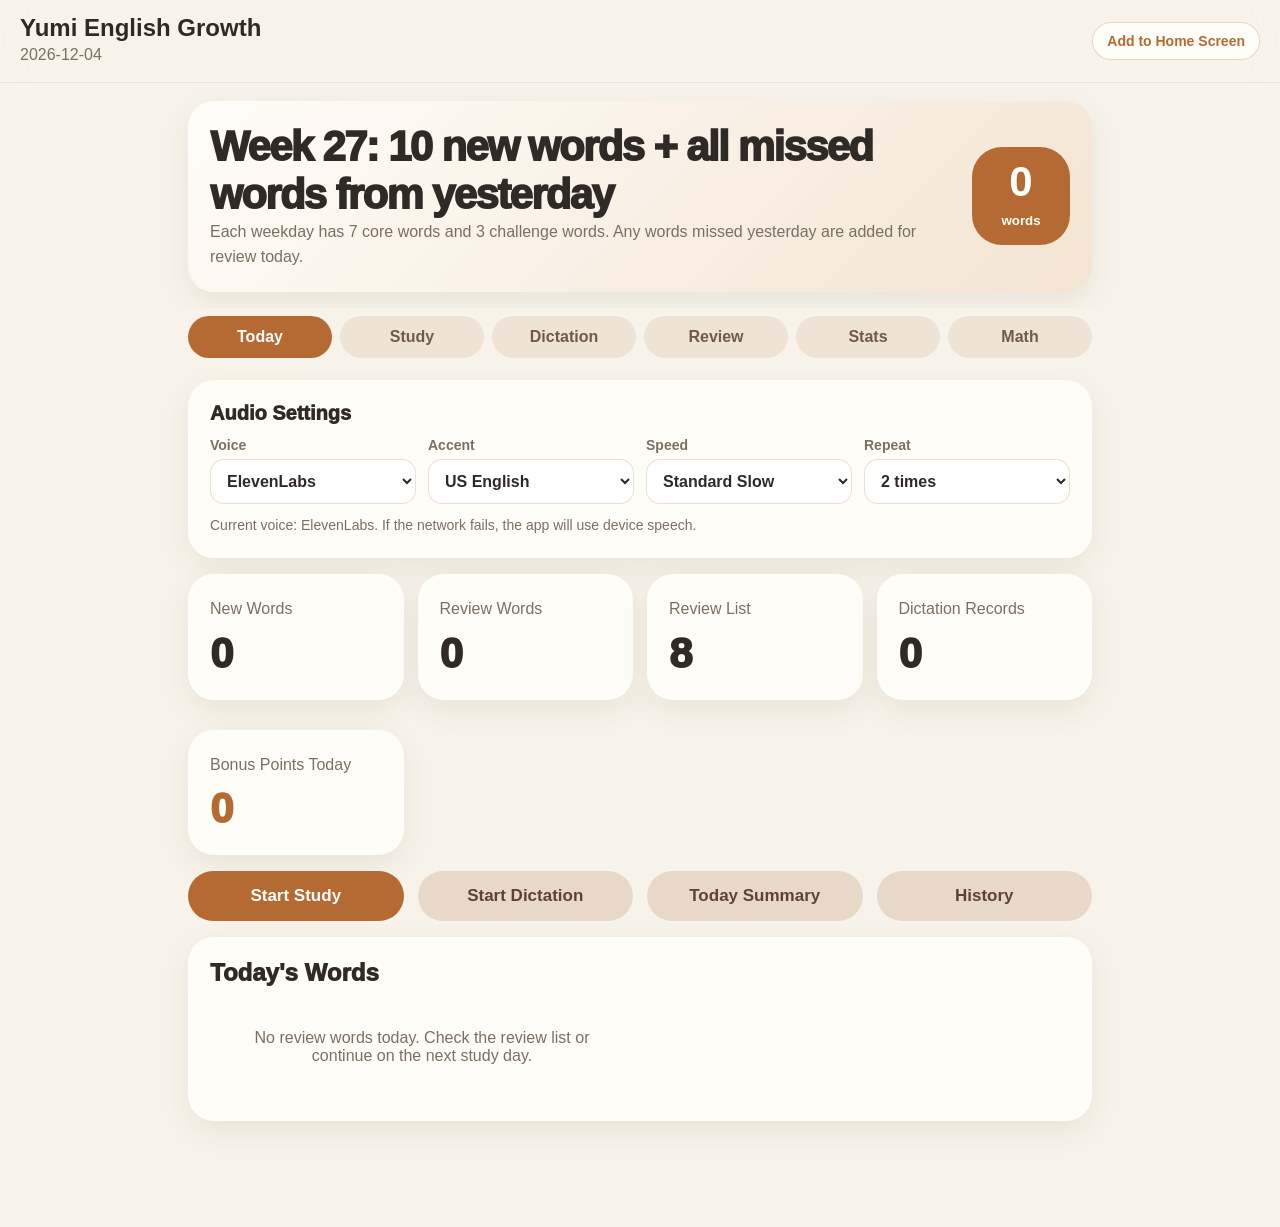
<file: index.html>
<!doctype html>
<html lang="en">
<head>
  <meta charset="utf-8">
  <meta name="viewport" content="width=device-width,initial-scale=1,viewport-fit=cover">
  <meta name="theme-color" content="#B56A33">
  <meta name="apple-mobile-web-app-capable" content="yes">
  <meta name="apple-mobile-web-app-status-bar-style" content="default">
  <meta name="apple-mobile-web-app-title" content="Yumi English">
  <link rel="manifest" href="./manifest.json">
  <link rel="apple-touch-icon" href="./assets/icon-192.png">
  <link rel="stylesheet" href="./style.css">
  <title>Yumi English Growth</title>
</head>
<body>
  <div id="app">
    <header class="topbar"><div><div class="app-title">Yumi English Growth</div><div id="todayLine" class="muted"></div></div><button class="small-btn" id="installHelpBtn">Add to Home Screen</button></header>
    <main class="container">
      <section class="hero card"><div><div id="planTitle" class="title">Today's Plan</div><div id="planDesc" class="subtitle"></div></div><div class="hero-badge"><span id="taskCount">0</span><small>words</small></div></section>
      <nav class="tabs"><button class="tab active" data-view="home">Today</button><button class="tab" data-view="study">Study</button><button class="tab" data-view="dictation">Dictation</button><button class="tab" data-view="wrongbook">Review</button><button class="tab" data-view="stats">Stats</button><button class="tab" data-view="math">Math</button></nav>
      <section class="voice-panel card"><div class="voice-title">Audio Settings</div><div class="voice-controls"><label>Voice<select id="ttsProvider"><option value="elevenlabs" selected>ElevenLabs</option><option value="browser">Device Voice</option></select></label><label>Accent<select id="voiceAccent"><option value="en-US">US English</option><option value="en-GB">UK English</option></select></label><label>Speed<select id="voiceRate"><option value="0.72">Slow</option><option value="0.82" selected>Standard Slow</option><option value="0.92">Standard</option></select></label><label>Repeat<select id="voiceRepeat"><option value="1">1 time</option><option value="2" selected>2 times</option><option value="3">3 times</option></select></label></div><div id="voiceName" class="muted voice-name">Choosing the best available English voice...</div></section>
      <section id="view-home" class="view active"><div class="grid"><div class="card stat-card"><div class="muted">New Words</div><div id="newCount" class="stat-num">0</div></div><div class="card stat-card"><div class="muted">Review Words</div><div id="reviewCount" class="stat-num">0</div></div><div class="card stat-card"><div class="muted">Review List</div><div id="wrongCountHome" class="stat-num">0</div></div><div class="card stat-card"><div class="muted">Dictation Records</div><div id="logCountHome" class="stat-num">0</div></div><div class="card stat-card reward-stat"><div class="muted">Bonus Points Today</div><div id="rewardTodayHome" class="stat-num">0</div></div></div><div class="button-row"><button class="primary" data-jump="study">Start Study</button><button class="secondary" data-jump="dictation">Start Dictation</button><button class="secondary" id="showHomeSummaryBtn">Today Summary</button><button class="secondary" id="showHistoryBtn">History</button></div><div class="card"><div class="section-title">Today's Words</div><div id="todayWords" class="word-list"></div></div></section>
      <section id="view-study" class="view"><div class="card"><div class="section-title">Word Card</div><p class="muted">Read the word and examples, then listen and practice writing it.</p></div><div id="studyCards"></div><button id="finishStudyBtn" class="primary full">Finish Today's Study</button></section>
      <section id="view-dictation" class="view"><div id="dictationBox" class="card"></div></section>
      <section id="view-wrongbook" class="view"><div class="card"><div class="section-title">Review List</div><p class="muted">Missed words are saved here automatically. Remove them when mastered.</p></div><div id="wrongbookList"></div></section>
      <section id="view-math" class="view"><div class="card"><div class="section-title">Math Notes</div><p class="muted">There are 8 questions every day, including weekends. Math stays separate from English review.</p></div><div class="card"><div class="section-title">Today's 8 Math Questions</div><p class="muted">3 one-digit multiplication questions and 5 three-digit addition/subtraction questions. Use the large workspace for column work.</p></div><div id="mathBox" class="card"></div></section>
      <section id="view-stats" class="view"><div class="grid"><div class="card stat-card"><div class="muted">Study Days</div><div id="learnedDays" class="stat-num">0</div></div><div class="card stat-card"><div class="muted">Words Learned</div><div id="learnedWords" class="stat-num">0</div></div><div class="card stat-card"><div class="muted">Review Words</div><div id="wrongCountStats" class="stat-num">0</div></div><div class="card stat-card"><div class="muted">Dictation Sessions</div><div id="dictationTimes" class="stat-num">0</div></div></div><div class="card"><div class="section-title">Recent Dictation</div><div id="recentLogs"></div></div><button id="resetBtn" class="danger full">Clear Local Learning Data</button></section>
    </main>
    <div id="toast" class="toast hidden"></div>
    <dialog id="installDialog"><div class="dialog-title">Add to iPad Home Screen</div><p>Open this page in Safari, tap Share, then choose Add to Home Screen.</p><button class="primary full" id="closeInstallDialog">Got it</button></dialog>
    <dialog id="daySummaryDialog"><div class="dialog-title">Today Summary</div><div id="daySummaryContent" class="summary-content"></div><button class="primary full" id="closeDaySummaryDialog">Close</button></dialog>
    <dialog id="historyDialog"><div class="dialog-title">History</div><div id="historyContent" class="summary-content"></div><button class="primary full" id="closeHistoryDialog">Close</button></dialog>
  </div>
  <script src="./words.js"></script><script src="./course.js"></script><script src="./app.js"></script>
</body>
</html>
</file>
<file: style.css>
:root{--bg:#F7F3EA;--card:#FFFDF8;--ink:#2F2A25;--muted:#7B6F62;--primary:#B56A33;--soft:#E8D8C8;--challenge:#5B43A0;--challenge-bg:#EEE7FF;--good:#26824A;--bad:#C3442D;--shadow:0 10px 30px rgba(80,60,30,.08)}*{box-sizing:border-box}html,body{margin:0;min-height:100%;background:var(--bg);color:var(--ink);font-family:-apple-system,BlinkMacSystemFont,"Helvetica Neue",Arial,"PingFang SC",sans-serif}button,input{font:inherit}.topbar{position:sticky;top:0;z-index:20;padding:calc(14px + env(safe-area-inset-top)) 20px 14px;background:rgba(247,243,234,.92);backdrop-filter:blur(14px);display:flex;align-items:center;justify-content:space-between;border-bottom:1px solid rgba(181,106,51,.12)}.app-title{font-size:24px;font-weight:900}.container{max-width:940px;margin:0 auto;padding:18px 18px 90px}.card{background:var(--card);border-radius:26px;padding:22px;margin-bottom:16px;box-shadow:var(--shadow)}.hero{display:flex;align-items:center;justify-content:space-between;gap:16px;background:linear-gradient(135deg,#FFFDF8 0%,#F3E4D2 100%)}.title{font-size:clamp(26px,4vw,42px);font-weight:950;letter-spacing:-.04em}.subtitle,.muted{color:var(--muted);line-height:1.6}.hero-badge{min-width:98px;min-height:98px;border-radius:30px;background:var(--primary);color:#fff;display:grid;place-items:center;font-weight:900}.hero-badge span{font-size:42px;line-height:1}.hero-badge small{margin-top:-22px}.tabs{display:grid;grid-template-columns:repeat(5,1fr);gap:8px;margin:14px 0 18px;position:sticky;top:calc(68px + env(safe-area-inset-top));z-index:15;background:rgba(247,243,234,.88);padding:8px 0;backdrop-filter:blur(14px)}.tab{border:0;border-radius:999px;background:#EFE3D5;color:#6E5B4B;padding:12px 8px;font-weight:800}.tab.active{background:var(--primary);color:#fff}.view{display:none}.view.active{display:block}.grid{display:grid;grid-template-columns:repeat(4,1fr);gap:14px}.stat-card{min-height:118px}.stat-num{font-size:42px;font-weight:950;margin-top:8px}.button-row{display:grid;grid-template-columns:1fr 1fr;gap:14px;margin-bottom:16px}button{border:0;cursor:pointer}.primary,.secondary,.danger,.small-btn{border-radius:999px;padding:15px 20px;font-weight:900;font-size:17px}.primary{background:var(--primary);color:#fff}.secondary{background:var(--soft);color:#5C4430}.danger{background:#F5D9D3;color:#9B2E20}.small-btn{background:var(--card);color:var(--primary);border:1px solid rgba(181,106,51,.28);padding:10px 14px;font-size:14px}.full{width:100%;margin:10px 0 18px}.section-title{font-size:24px;font-weight:950;margin-bottom:8px}.word-list{display:grid;grid-template-columns:repeat(2,1fr);gap:12px}.word-item{border:1px solid rgba(181,106,51,.12);border-radius:20px;padding:16px;background:#fff}.word{font-size:38px;font-weight:950;line-height:1.05;letter-spacing:-.03em;margin:8px 0}.cn{font-size:18px;font-weight:850;margin:8px 0}.example{color:#5B5147;line-height:1.7;font-size:17px}.badge{display:inline-flex;border-radius:999px;padding:6px 12px;font-size:13px;font-weight:900;background:#F0E2D2;color:#8B4A20}.badge.challenge{background:var(--challenge-bg);color:var(--challenge)}.badge.review{background:#E1F3E8;color:var(--good)}.badge.week{background:#EAF1FF;color:#315CA8}.card-actions{display:flex;gap:10px;flex-wrap:wrap;margin-top:14px}.mini-action{background:#F5EADC;color:#6E4B30;border-radius:999px;padding:10px 14px;font-weight:850}.input{width:100%;border:2px solid var(--soft);border-radius:20px;padding:18px;font-size:26px;outline:none;margin:14px 0;background:#fff}.input:focus{border-color:var(--primary)}.ok{color:var(--good);font-weight:950;font-size:22px}.bad{color:var(--bad);font-weight:950;font-size:22px}.toast{position:fixed;left:50%;bottom:calc(28px + env(safe-area-inset-bottom));transform:translateX(-50%);z-index:50;background:rgba(47,42,37,.92);color:#fff;padding:12px 18px;border-radius:999px;font-weight:800}.hidden{display:none}dialog{border:0;border-radius:24px;padding:24px;width:min(520px,calc(100% - 36px));background:var(--card);box-shadow:0 20px 80px rgba(0,0,0,.25)}dialog::backdrop{background:rgba(0,0,0,.28)}.dialog-title{font-size:24px;font-weight:950}.empty{text-align:center;padding:34px 20px;color:var(--muted)}@media(max-width:700px){.grid{grid-template-columns:repeat(2,1fr)}.word-list{grid-template-columns:1fr}.tabs{gap:6px}.tab{font-size:14px;padding:10px 4px}.app-title{font-size:20px}.hero-badge{min-width:82px;min-height:82px}}


.examples {
  margin-top: 14px;
  color: #5B5147;
  line-height: 1.75;
  font-size: 17px;
}

.example-title {
  font-weight: 900;
  color: #2F2A25;
  margin-bottom: 4px;
}

.examples ol {
  margin: 6px 0 0 22px;
  padding: 0;
}

.examples li {
  margin: 4px 0;
}

.dictation-audio-only {
  margin: 24px 0 18px;
  padding: 30px 18px;
  border-radius: 24px;
  background: #F5EADC;
  text-align: center;
}

.dictation-icon {
  font-size: 58px;
  margin-bottom: 8px;
}


.voice-panel {
  margin-top: -4px;
}

.voice-title {
  font-size: 20px;
  font-weight: 950;
  margin-bottom: 12px;
}

.voice-controls {
  display: grid;
  grid-template-columns: repeat(4, 1fr);
  gap: 12px;
}

.voice-controls label {
  display: grid;
  gap: 6px;
  color: var(--muted);
  font-size: 14px;
  font-weight: 800;
}

.voice-controls select {
  width: 100%;
  border: 1px solid rgba(181, 106, 51, 0.22);
  background: white;
  border-radius: 14px;
  padding: 12px;
  color: var(--ink);
  font-size: 16px;
  font-weight: 800;
}

.voice-name {
  margin-top: 10px;
  font-size: 14px;
}

@media (max-width: 700px) {
  .voice-controls {
    grid-template-columns: 1fr;
  }
}


.example-speak {
  border: 0;
  background: #F5EADC;
  color: #6E4B30;
  border-radius: 999px;
  padding: 4px 8px;
  margin-left: 6px;
  font-size: 13px;
  font-weight: 850;
}

.dictation-nav {
  display: grid;
  grid-template-columns: 1fr 1fr;
  gap: 12px;
  margin-top: 14px;
}

.dictation-nav button[disabled] {
  opacity: .45;
  cursor: not-allowed;
}


.handwriting-card {
  background: #FFF7EC;
  border: 1px solid rgba(181, 106, 51, 0.18);
  border-radius: 22px;
  padding: 14px;
  margin: 14px 0;
}

.handwriting-head {
  display: flex;
  align-items: center;
  justify-content: space-between;
  gap: 12px;
  margin-bottom: 10px;
}

.handwriting-title {
  font-size: 18px;
  font-weight: 950;
}

.handwriting-canvas {
  width: 100%;
  height: 210px;
  display: block;
  border-radius: 18px;
  border: 2px dashed rgba(181, 106, 51, 0.28);
  background: #fffdf8;
  touch-action: none;
}

@media (max-width: 700px) {
  .handwriting-canvas {
    height: 180px;
  }
}


.dictation-mode-note {
  display: inline-block;
  margin-bottom: 8px;
  padding: 6px 12px;
  border-radius: 999px;
  background: #EAF1FF;
  color: #315CA8;
  font-size: 13px;
  font-weight: 850;
}


/* AI reader integration */
.tabs{grid-template-columns:repeat(7,1fr)}
.reader-shell{height:calc(100vh - 150px);min-height:720px;margin:0 -12px 18px;border-radius:18px;overflow:hidden;box-shadow:var(--shadow);background:#fff}
.reader-shell iframe{width:100%;height:100%;border:0}
@media(max-width:700px){.tabs{grid-template-columns:repeat(4,1fr)}.reader-shell{height:calc(100vh - 126px);min-height:760px;margin-left:-18px;margin-right:-18px;border-radius:0}}

/* v10 reward and math */
.tabs {
  grid-template-columns: repeat(6, 1fr);
}

.reward-burst {
  position: fixed;
  inset: 0;
  pointer-events: none;
  z-index: 9999;
  display: grid;
  place-items: center;
  animation: rewardFade 1.35s ease both;
}

.reward-card {
  background: rgba(255, 253, 248, 0.96);
  color: var(--primary-dark);
  border: 2px solid rgba(181, 106, 51, 0.24);
  box-shadow: 0 18px 50px rgba(80, 60, 30, 0.18);
  border-radius: 28px;
  padding: 22px 32px;
  text-align: center;
  transform: scale(.8);
  animation: rewardPop .6s cubic-bezier(.2, 1.4, .35, 1) forwards;
}

.reward-stars {
  font-size: 28px;
}

.reward-points {
  font-size: 34px;
  font-weight: 950;
  margin-top: 6px;
}

.confetti-dot {
  position: fixed;
  width: 10px;
  height: 10px;
  border-radius: 50%;
  background: #B56A33;
  animation: confettiMove 900ms ease-out forwards;
}

.confetti-dot:nth-child(3n) { background: #5B43A0; }
.confetti-dot:nth-child(4n) { background: #26824A; }
.confetti-dot:nth-child(5n) { background: #E8B44C; }

@keyframes rewardPop {
  to { transform: scale(1); }
}

@keyframes rewardFade {
  0%, 75% { opacity: 1; }
  100% { opacity: 0; }
}

@keyframes confettiMove {
  to {
    transform: translate(var(--dx), var(--dy)) rotate(240deg);
    opacity: 0;
  }
}

.summary-content {
  line-height: 1.8;
}

.summary-line {
  padding: 10px 0;
  border-bottom: 1px solid rgba(181, 106, 51, 0.12);
}

.summary-reward {
  margin: 16px 0;
  padding: 18px;
  border-radius: 18px;
  background: #FFF7EC;
  font-size: 22px;
}

.math-problem {
  font-size: clamp(38px, 7vw, 64px);
  font-weight: 950;
  letter-spacing: -0.03em;
  margin: 18px 0 8px;
}

.math-hint {
  color: var(--muted);
  background: #F5EADC;
  border-radius: 16px;
  padding: 12px 14px;
  margin: 12px 0;
  line-height: 1.6;
}

.math-work-card {
  background: #FFF7EC;
  border: 1px solid rgba(181, 106, 51, 0.18);
  border-radius: 22px;
  padding: 14px;
  margin: 14px 0;
}

.math-canvas {
  width: 100%;
  height: 330px;
  display: block;
  border-radius: 18px;
  border: 2px dashed rgba(181, 106, 51, 0.28);
  background: #fffdf8;
  touch-action: none;
}

@media (max-width: 700px) {
  .tabs {
    grid-template-columns: repeat(3, 1fr);
  }

  .math-canvas {
    height: 280px;
  }
}


/* v11 study pager */
.study-pager-card { min-height: 70vh; }
.study-progress { color: var(--muted); font-weight: 850; margin-bottom: 12px; }
.study-big-word { font-size: clamp(52px, 10vw, 92px); margin: 18px 0 10px; }
.study-handwriting-card {
  background: #FFF7EC;
  border: 1px solid rgba(181, 106, 51, 0.18);
  border-radius: 22px;
  padding: 14px;
  margin: 18px 0;
}
.study-canvas {
  width: 100%;
  height: 260px;
  display: block;
  border-radius: 18px;
  border: 2px dashed rgba(181, 106, 51, 0.28);
  background: #fffdf8;
  touch-action: none;
}
.study-nav {
  display: grid;
  grid-template-columns: 1fr 1fr;
  gap: 12px;
  margin-top: 14px;
}
.study-nav button[disabled] { opacity: .45; cursor: not-allowed; }
@media (max-width: 700px) { .study-canvas { height: 220px; } }


/* v12 stability summary reward */
.reward-stat .stat-num { color: var(--primary); }
.reward-mini {
  display: inline-block;
  margin: 8px 0 10px;
  padding: 7px 12px;
  border-radius: 999px;
  background: #FFF7EC;
  color: var(--primary-dark);
  font-size: 14px;
  font-weight: 900;
}
.wrong-word-list, .history-wrongs {
  display: flex;
  flex-wrap: wrap;
  gap: 8px;
  margin: 10px 0;
}
.wrong-word-list span, .history-wrongs span {
  background: #F5EADC;
  color: #6E4B30;
  border-radius: 999px;
  padding: 6px 10px;
  font-weight: 850;
}
.summary-date, .history-date {
  font-size: 20px;
  font-weight: 950;
  margin-bottom: 10px;
}
.history-item {
  padding: 14px 0;
  border-bottom: 1px solid rgba(181, 106, 51, 0.14);
}
@media (min-width: 760px) {
  .button-row { grid-template-columns: repeat(4, 1fr); }
}
</file>
